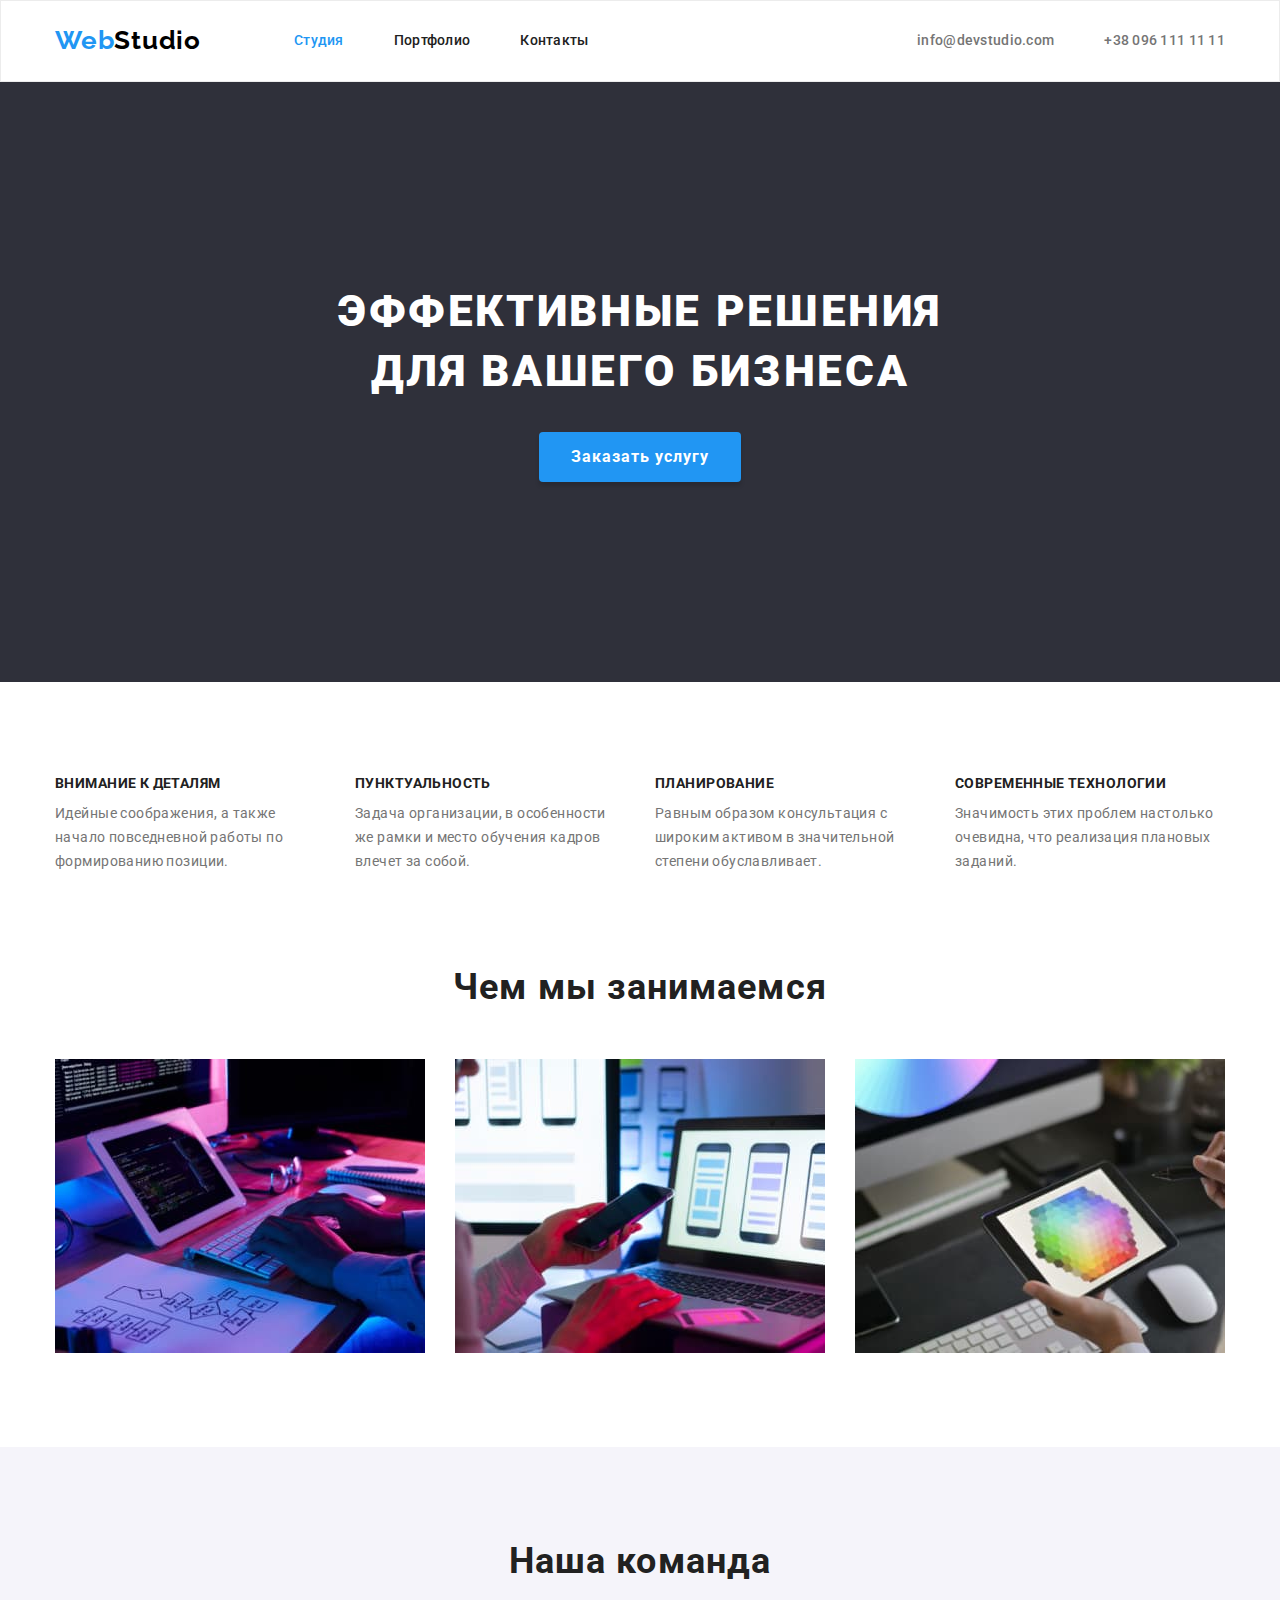
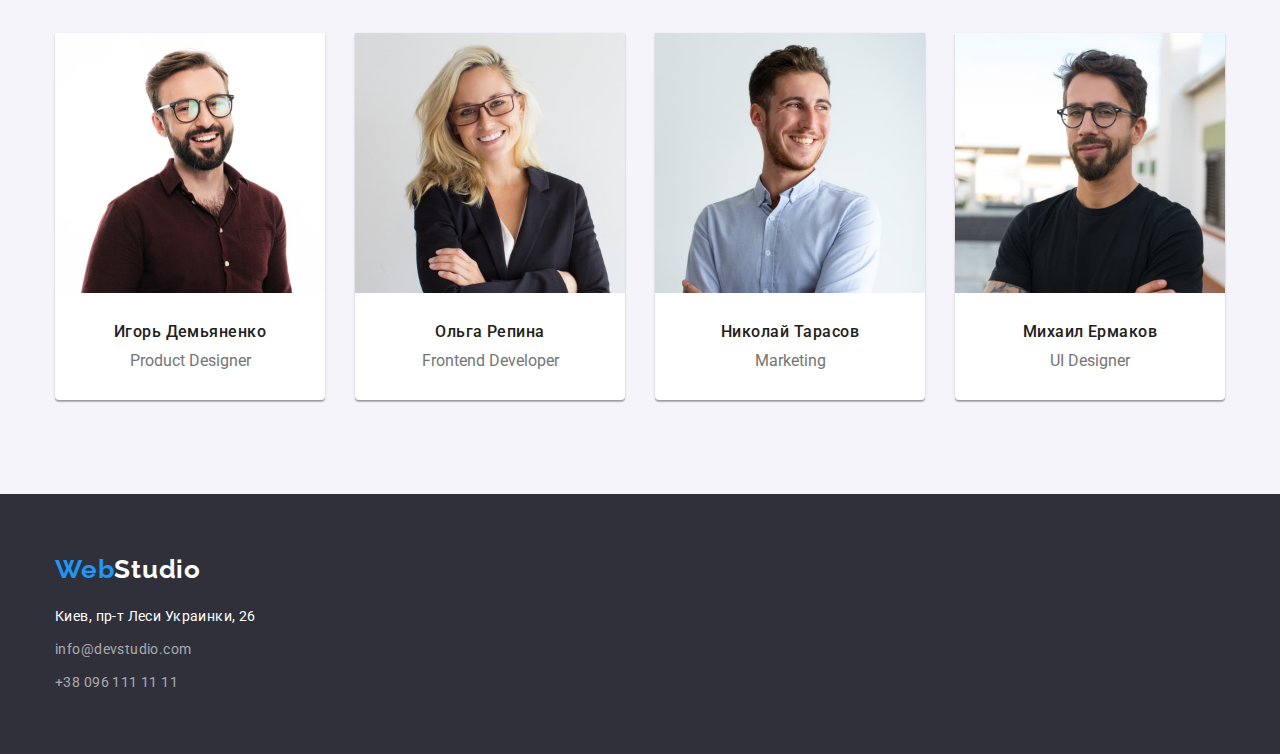
<file: index.html>
<!doctype html>
<html lang="ru">

<head>
    <meta charset="UTF-8">
    <meta http-equiv="X-UA-Compatible" content="IE=edge">
    <meta name="viewport" content="width=device-width, initial-scale=1.0">
    <title>WebStudio</title>
    <link rel="preconnect" href="https://fonts.googleapis.com">
    <link rel="preconnect" href="https://fonts.gstatic.com" crossorigin>
    <link href="https://fonts.googleapis.com/css2?family=Raleway:wght@700&family=Roboto:wght@400;500;700;900&display=swap"
        rel="stylesheet">
    <link rel="stylesheet" href="https://cdnjs.cloudflare.com/ajax/libs/modern-normalize/1.1.0/modern-normalize.min.css">
    <link rel="stylesheet" href="./css/styles.css">
</head>

<body>
    <header class="header">
        <div class="container container-flex">
        <a href="./index.html" class="logo">Web<span class="logo-black">Studio</span></a>
        <nav class="header-nav">
            <ul class="site-nav list">
                <li class="site-nav-item">
                    <a href="" class="header-nav-link current">Студия</a>
                </li>
                <li class="site-nav-item">
                    <a href="./portfolio.html" class="header-nav-link">Портфолио</a>
                </li>
                <li class="site-nav-item">
                    <a href="" class="header-nav-link">Контакты</a>
                </li>
            </ul>
        </nav>
        <ul class="cont-nav list">
            <li class="cont-nav-item">
                <a href="mailto:info@devstudio.com" class="nav-contact">info@devstudio.com</a>
            </li>
            <li class="cont-nav-item">
                <a href="tel:+380961111111" class="nav-contact">+38 096 111 11 11</a>
            </li>
        </ul>
        </div>
    </header>

    <main>
        <!--эффективные решения-->
        <section class="hero">
            <div class="container">
            <h1 class="hero-title">
                Эффективные решения для вашего бизнеса
            </h1>
            <button type="button" class="hero-button">Заказать услугу</button>
            </div>
        </section>

        <!-- Наши приимущества-->
        <section class="features section">
            <div class="container" >
            <h2 class="visually-hidden">Наши приимущества</h2>
            <ul class="features-items list features-flex">
                <li class="features-item-flex">
                    <h3 class="features-title">Внимание к деталям</h3>
                    <p class="features-content">Идейные соображения, а также начало повседневной работы по формированию позиции.</p>
                </li>
                <li class="features-item-flex">
                    <h3 class="features-title">Пунктуальность</h3>
                    <p class="features-content">Задача организации, в особенности же рамки и место обучения кадров влечет за собой.</p>
                </li>
                <li class="features-item-flex">
                    <h3 class="features-title">Планирование</h3>
                    <p class="features-content">Равным образом консультация с широким активом в значительной степени обуславливает.</p>
                </li>
                <li class="features-item-flex">
                    <h3 class="features-title">Современные технологии</h3>
                    <p class="features-content">Значимость этих проблем настолько очевидна, что реализация плановых заданий.</p>
                </li>
            </ul>
            </div>
        </section>


        <!--Чем мы занимаемся-->
        <section class="activity section">
            <div class="container">
            <h2 class="activity-title">Чем мы занимаемся</h2>
            <ul class="list activity-flex">
                <li><img src="./imeges/1.jpg" alt="разработка" width="370"></li>
                <li><img src="./imeges/2.jpg" alt="разработка мобильных приложений" width="370" /></li>
                <li><img src="./imeges/3.jpg" alt="разрабатываем дизайн" width="370" /></li>
            </ul>
            </div>
        </section>

        <!--Наша команда-->
        <section class="team section">
            <div class="container">
            <h2 class="team-title">Наша команда</h2>
            <ul class="list team-flex">
                <li class="team-item">
                    <img src="./imeges/myteam/Игорь-Демьяненко.jpg" alt="Product Designer" width="270" />
                    <div class="team-name-box">
                        <h3 class="team-name">Игорь Демьяненко</h3>
                        <p lang="eu" class="team-job-title">Product Designer</p>
                    </div>
                </li>
                <li class="team-item">
                    <img src="./imeges/myteam/Ольга-Репина.jpg" alt="Frontend Developer" width="270" />
                    <div class="team-name-box">
                        <h3 class="team-name">Ольга Репина</h3>
                        <p lang="eu" class="team-job-title">Frontend Developer</p>
                    </div>  
                </li>
                <li class="team-item">
                    <img src="./imeges/myteam/Николай-Тарасов.jpg" alt="Marketing" width="270" />
                        <div class="team-name-box">
                        <h3 class="team-name">Николай Тарасов</h3>
                    <p lang="eu" class="team-job-title">Marketing</p>
                    </div>
                </li>

                <li class="team-item">
                    <img src="./imeges/myteam/Михаил-Ермаков.jpg" alt="UI Designer" width="270" />
                    <div class="team-name-box">
                        <h3 class="team-name">Михаил Ермаков</h3>
                        <p lang="eu" class="team-job-title">UI Designer</p>
                    </div>
                </li>
            </ul>
            </div>
        </section>
    </main>
    <footer class="footer">
        <div class="container">
            <a href="./index.html" class="footer-logo"><span class="logo-blue">Web</span>Studio</a>
                <address class="footer-adress">
                    <ul class="footer-list list">
                    <li class="footer-item">
                        <a href="https://goo.gl/maps/DZzocXMzzJsJ8bnu5" target="_blank" rel="noopener noreferrer" class="adres-link"> Киев,
                        пр-т Леси Украинки, 26
                        </a>
                    </li>
                    <li class="footer-item">
                        <a href="mailto:info@devstudio.com" class="footer-mail">info@devstudio.com</a>
                    </li>
                    <li class="footer-item">
                        <a href="tel:+380961111111" class="footer-tel">+38 096 111 11 11</a>
                    </li>
                    </ul>
                </address>
        </div>
    </footer>
</body>

</html>
</file>
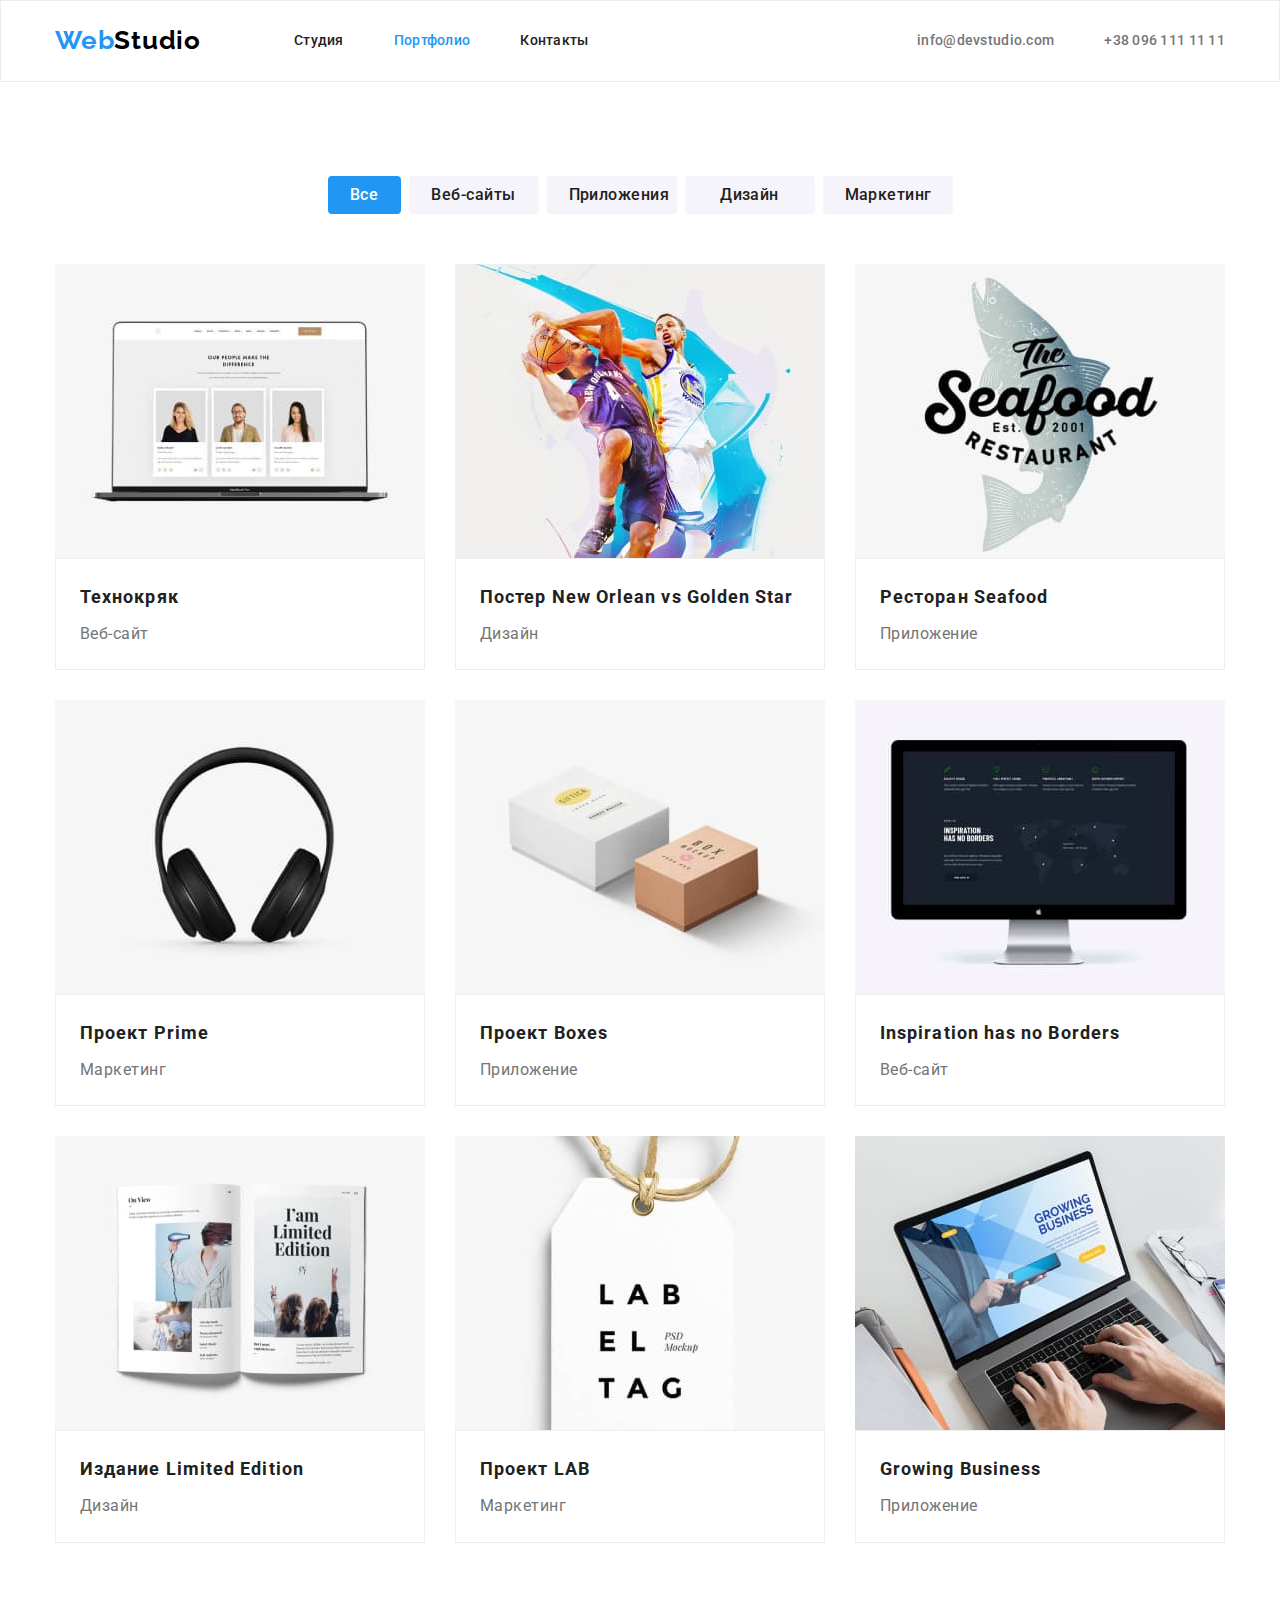
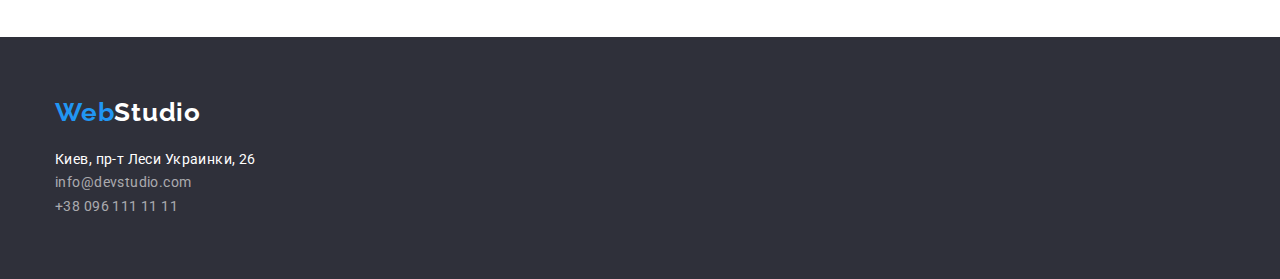
<file: portfolio.html>
<!DOCTYPE html>
<html lang="ru">

<head>
    <meta charset="UTF-8">
    <meta http-equiv="X-UA-Compatible" content="IE=edge">
    <meta name="viewport" content="width=device-width, initial-scale=1.0">
    <title>portfolio</title>
    <link rel="preconnect" href="https://fonts.googleapis.com">
    <link rel="preconnect" href="https://fonts.gstatic.com" crossorigin>
    <link
        href="https://fonts.googleapis.com/css2?family=Raleway:wght@700&family=Roboto:wght@400;500;700;900&display=swap"
        rel="stylesheet">
    <link rel="stylesheet" href="https://cdnjs.cloudflare.com/ajax/libs/modern-normalize/1.1.0/modern-normalize.min.css">
    <link rel="stylesheet" href="./css/styles.css">
</head>

<body>
    <header class="header">
        <div class="container container-flex">
            <a href="./index.html" class="logo">Web<span class="logo-black">Studio</span></a>
            <nav class="header-nav">
                <ul class="site-nav list">
                    <li class="site-nav-item">
                        <a href="./index.html" class="header-nav-link">Студия</a>
                    </li>
                    <li class="site-nav-item">
                        <a href="./portfolio.html" class="header-nav-link current">Портфолио</a>
                    </li>
                    <li class="site-nav-item">
                        <a href="" class="header-nav-link">Контакты</a>
                    </li>
                </ul>
            </nav>
            <ul class="cont-nav list">
                <li class="cont-nav-item">
                    <a href="mailto:info@devstudio.com" class="nav-contact">info@devstudio.com</a>
                </li>
                <li class="cont-nav-item">
                    <a href="tel:+380961111111" class="nav-contact">+38 096 111 11 11</a>
                </li>
            </ul>
        </div>
    </header>
    <main>
        <!-- Портфолио -->
        <section class="section">
            <div class="container">
            <h1 class="visually-hidden">Портфолио</h1>
            <ul class="list portfolio-btn-flex">
                <li><button type="button" class="portfolio-btn accent-btn">Все</button></li>
                <li><button type="button" class="portfolio-btn">Веб-сайты</button></li>
                <li><button type="button" class="portfolio-btn">Приложения</button></li>
                <li><button type="button" class="portfolio-btn">Дизайн</button></li>
                <li><button type="button" class="portfolio-btn">Маркетинг</button></li>
            </ul>

            
            <ul class="list work-list-flex">
                <li class="work-item">
                    <img src="./imeges/portfolio/1.jpg" alt="открытый ноутбук" width="370" class="work-imeges">
                    <div class="work-box"> 
                        <h2 class="works-title">Технокряк</h2>
                        <p class="works-text">Веб-сайт</p>
                    </div>
                </li>

                <li class="work-item">
                    <img src="./imeges/portfolio/2.jpg" alt="игра баскетбол" width="370" class="work-imeges">
                    <div  class="work-box"> 
                        <h2 class="works-title">Постер <span lang="en">New Orlean vs Golden Star</span></h2>
                        <p class="works-text">Дизайн</p>
                    </div>
                </li>

                <li class="work-item">
                    <img src="./imeges/portfolio/3.jpg" alt="лого ресторана" width="370" class="work-imeges">
                    <div  class="work-box"> 
                        <h2 class="works-title">Ресторан <span lang="en">Seafood</span></h2>
                        <p class="works-text">Приложение</p>
                    </div>
                </li>

                <li class="work-item">
                    <img src="./imeges/portfolio/4.jpg" alt="наушники" width="370" class="work-imeges">
                    <div  class="work-box"> 
                        <h2 class="works-title">Проект <span lang="en">Prime</span></h2>
                        <p class="works-text">Маркетинг</p>
                    </div>
                </li>

                <li class="work-item">
                    <img src="./imeges/portfolio/5.jpg" alt="коробочки" width="370" class="work-imeges">
                    <div  class="work-box"> 
                        <h2 class="works-title">Проект <span lang="en">Boxes</span></h2>
                        <p class="works-text">Приложение</p>
                    </div>
                </li>

                <li class="work-item">
                    <img src="./imeges/portfolio/6.jpg" alt="монитор" width="370" class="work-imeges">
                    <div class="work-box"> 
                        <h2 lang="en" class="works-title">Inspiration has no Borders</h2>
                        <p class="works-text">Веб-сайт</p>
                    </div>
                </li>

                <li class="work-item">
                    <img src="./imeges/portfolio/7.jpg" alt="открытая книга" width="370" class="work-imeges">
                    <div  class="work-box"> 
                        <h2 class="works-title">Издание <span lang="en">Limited Edition</span></h2>
                        <p class="works-text">Дизайн</p>
                    </div>
                </li>

                <li class="work-item">
                    <img src="./imeges/portfolio/8.jpg" alt="бирка" width="370" class="work-imeges">
                    <div class="work-box"> 
                        <h2 class="works-title">Проект <span lang="en">LAB</span></h2>
                        <p class="works-text">Маркетинг</p>
                    </div>
                </li>

                <li class="work-item">
                    <img src="./imeges/portfolio/9.jpg" alt="работает в ноутбуке" width="370" class="work-imeges">
                    <div  class="work-box"> 
                        <h2 class="works-title" lang="en">Growing Business</h2>
                        <p class="works-text">Приложение</p>
                    </div>
                </li>
            </ul>
            </div>
        </section>
    </main>
    <footer class="footer">
        <div class="container">
            <a href="./index.html" class="footer-logo"><span class="logo-blue">Web</span>Studio</a>
            <address class="footer-adress">
                <ul class="footer-list list">
                    <li>
                        <a href="https://goo.gl/maps/DZzocXMzzJsJ8bnu5" target="_blank" rel="noopener noreferrer"
                            class="adres-link"> Киев,
                            пр-т Леси Украинки, 26
                        </a>
                    </li>
                    <li>
                        <a href="mailto:info@devstudio.com" class="footer-mail">info@devstudio.com</a>
                    </li>
                    <li>
                        <a href="tel:+380961111111" class="footer-tel">+38 096 111 11 11</a>
                    </li>
                </ul>
            </address>
        </div>
    </footer>
</body>

</html>
</file>
<file: css/styles.css>
:root {
	--first-color:#757575;
	--second-color:#212121;
	--additional-color:#FFFFFF;
	--accent-color:#2196f3;
	--logo-color: #000000;
	--background-color-h-f: #2F303A;
	--hero-button-hover: #188CE8;
	--background-color-team: #F5F4FA;
	--tel-mail-color: rgba(255, 255, 255, 0.6);
	--header-border-color:#ECECEC;
	--portfolio-border-color: #EEEEEE;
	}

	h1,h2,h3,h4,h5,h6,p,ul {
		margin: 0;
	}
	img {
		display: block;
		max-width: 100%;
		height: auto;
	}

.container {
	width: 100%;
	max-width: 1200px;
	margin-left: auto;
	margin-right: auto;
	padding-left: 15px;
	padding-right: 15px;
	/* outline: 3px solid red; */
}

.container-flex {
display: flex;
align-items: center;
}

.section {
	padding-top: 94px;
	padding-bottom: 94px;
}


/* -------BODY------- */
body {
	color:var(--first-color);
	font-family: Roboto, sans-serif;
	background-color: var(--additional-color);
}

/* -------ШАПКА------- */

.header {
border: 1px solid var(--header-border-color);
}

.header-nav {
	margin-right: auto;
}

.site-nav {
	display: flex;
	padding-left: 0px;
}

.site-nav-item:not(:last-child) {
	margin-right: 50px;
}

.header-nav-link {
	text-decoration: none;
	font-weight: 500;
	font-size: 14px;
	line-height: 1.14;
	letter-spacing: 0.02em;
	color:var(--second-color);

	display: block;
	padding-top: 32px;
	padding-bottom: 32px;
}

.header-nav-link:hover {
	color: var(--accent-color);
}

.header-nav-link:focus {
	color: var(--accent-color);
	background-color: var(--additional-color);
}

.current {
	color: var(--accent-color);
}

/* -------НАВИГАЦИЯ-КОНТАКТЫ------- */
.cont-nav {
	display: flex;
	padding-left: 0px;
}

.cont-nav-item:not(:last-child) {
	margin-right: 50px;
}

.nav-contact {
	text-decoration: none;
	font-weight: 500;
	font-size: 14px;
	line-height: 1.14;
	letter-spacing: 0.02em;
	color:var(--first-color);

	display: block;
	padding-top: 32px;
	padding-bottom: 32px;
}

.nav-contact:hover {
	color: var(--accent-color);
}
.nav-contact:focus {
	color: var(--accent-color);
	background-color: var(--additional-color);
}


.logo {
	color: var(--accent-color);
	text-decoration: none;
	font-family: Raleway, sans-serif;
	font-weight: 700;
	font-size: 26px;
	line-height: 1.19;
	letter-spacing: 0.03em;
	display: block;

	margin-left: 0px;
	margin-right: 93px;
	padding-top: 24px;
	padding-bottom: 25px;
}
.logo-black {
	color: var(--logo-color);
}
.logo:focus {
	color: var(--accent-color);
	background-color: var(--additional-color);
}


/* -------ГЕРОЙ------- */
.hero {
	background-color: var(--background-color-h-f);
	padding: 200px 0px;
	text-align: center;

}
.hero-title {
	font-weight: 900;
	font-size: 44px;
	line-height: 1.36;
	letter-spacing: 0.06em;
	text-transform: uppercase;
	color: var(--additional-color);

	width: 696px;
	margin-left: auto;
	margin-right: auto;
	margin-bottom: 30px;

}
.hero-button {
	background-color: var(--accent-color);
	font-family: 'Roboto',sans-serif;
	font-weight: 700;
	font-size: 16px;
	line-height: 1.9;
	align-items: center;
	text-align: center;
	letter-spacing: 0.06em;
	cursor: pointer;
	border-radius: 4px;
	color: var(--additional-color);

	padding: 10px 32px;
	margin-left: auto;
	margin-right: auto;
	min-width: 200px;
	box-shadow: 0px 4px 4px rgba(0, 0, 0, 0.15);
	text-align: center;
	border: 0px;
}
.hero-button:hover {
	background-color: var(--hero-button-hover);
}
/* -------НАШИ ПРИУМУЩЕСТВА------- */

.features-title {
	font-size: 14px;
	line-height: 1.14;
	letter-spacing: 0.03em;
	text-transform: uppercase;
	color: var(--second-color);
	margin-bottom: 10px;
}

.features-items {
	padding: 0px;
}

.features-flex {
	display: flex;
	gap: 30px;
}

.features-item-flex {
	flex-basis: calc((100% - 3 * 30px) / 4);
}

.features-content {
	font-size: 14px;
	line-height: 1.7;
	letter-spacing: 0.03em;
}


/* -------ЧЕМ МЫ ЗАНИМАЕМСЯ------- */
.activity {
	padding-top: 0px;
}

.activity-title {
	font-size: 36px;
	line-height: 1.16;
	letter-spacing: 0.03em;
	color: var(--second-color);

	text-align: center;
	margin-bottom: 50px;
}

.activity-flex {
display: flex;
gap: 30px;
padding-left: 0px;
}


/* -------НАША КОМАНДА------- */
.team {
	background-color: var(--background-color-team);
	
}
.team-title {
	font-size: 36px;
	line-height: 1.16;
	letter-spacing: 0.03em;
	color: var(--second-color);

	text-align: center;
	margin-bottom: 50px;
}

.team-item {
	background-color: var(--additional-color);

	text-align: center;
	box-shadow: 0px 1px 3px rgba(0, 0, 0, 0.12), 0px 1px 1px rgba(0, 0, 0, 0.14), 0px 2px 1px rgba(0, 0, 0, 0.2);
	border-radius: 0px 0px 4px 4px;
}

.team-flex {
	display: flex;
	gap: 30px;
	padding-left: 0px;

}

.team-name {
	font-weight: 500;
	font-size: 16px;
	line-height: 1.18;
	letter-spacing: 0.03em;
	color: var(--second-color);

	margin-bottom: 10px;
}

.team-name-box {
	padding-top: 30px;
	padding-bottom: 30px;
}

.team-job-title {
	
}

/* -------FOOTER------- */
.footer {
	background-color: var(--background-color-h-f);
	padding-top: 60px;
	padding-bottom: 60px;
}

.footer-adress {
	font-style: normal;
}
.footer-list {
	padding-left: 0px;
	
}

.footer-logo {
	color: var(--additional-color);
	text-decoration: none;
	font-family: 'Raleway', sans-serif;
	font-weight: 700;
	font-size: 26px;
	line-height: 1.19;
	letter-spacing: 0.03em;

	display: inline-block;
	margin-bottom: 20px;
}

.footer-logo:focus {
	color: var(--accent-color);
	background-color: transparent
}


.logo-blue {
	color: var(--accent-color);
}

.adres-link {
	text-decoration: none;
    font-size: 14px;
    line-height: 1.7;
    letter-spacing: 0.03em;
	color: var(--additional-color);

	display: inline-block;
}

.footer-item {
	margin-bottom: 9px;
}
.footer-item:last-child {
	margin-bottom: 0px;
}

.adres-link:focus {
	color: var(--accent-color);
	background-color: transparent
}


.footer-tel, .footer-mail {
	text-decoration: none;
	font-size: 14px;
	line-height: 1.7;
	letter-spacing: 0.03em;
	color: var(--tel-mail-color);
}

.footer-mail:focus {
	color: var(--accent-color);
	background-color: transparent
}

.footer-tel:focus {
	color: var(--accent-color);
	background-color: transparent
}


.footer-mail {
	display: inline-block;

}

.footer-list:hover {
	color: var(--accent-color);
}
/* -------ПОРТФОЛИО СПИСОК КНОПОК------- */

.portfolio-btn {
background-color: var(--background-color-team);
font-weight: 500;
width: 130px;
font-size: 16px;
line-height: 1.6;
letter-spacing: 0.03em;
cursor: pointer;
border: 0px;
border-radius: 4px;
color: var(--second-color);

padding: 6px 22px;
}

.portfolio-btn-flex {
	display: flex;
	gap: 8px;
	margin-left: auto;
	margin-right: auto;
	margin-bottom: 50px ;
	justify-content: center;
	padding: 0px;
}


.accent-btn {
	background-color: var(--accent-color);
	color: var(--additional-color);
	width: 73px;
}


.portfolio-btn
:hover,
:focus {
	background-color: var(--accent-color);
	color: var(--additional-color);
}

/* -------НАШИ РАБОТЫ------- */

.work-list-flex {
	display: flex;
	flex-wrap: wrap;
	padding: 0px;
	gap: 30px;
}

.works-title {
font-size: 18px;
line-height: 2;
letter-spacing: 0.06em;
color: var(--second-color);

margin-bottom: 4px;
}

.work-imeges {

}
.work-box {
	padding-top: 20px;
	padding-bottom: 20px;
	padding-left: 24px;
	/* padding-right: 24px; */
	border: 1px solid var(--portfolio-border-color);
}

.works-text {
	font-size: 16px;
	line-height: 1.9;
	letter-spacing: 0.03em;
}
.work-item {
background: var(--additional-color);


flex-basis: calc((100% - 2 * 30px) / 3);
}

/* скрывает заголовок */
.visually-hidden {
	position: absolute;
	width: 1px;
	height: 1px;
	margin: -1px;
	border: 0;
	padding: 0;
	white-space: nowrap;
	clip-path: inset(100%);
	clip: rect(0 0 0 0);
	overflow: hidden;
}
/* убирает точки в списках */
.list {
	list-style: none;
}



/* основной цвет текста # 757575 */
/* дополнительный цвет текста # 212121 */
/* цвет текста заголовка # FFFFFF */
/* акцент # 2196F3 */
/* цвет лого шапка # 2196F3 + # 000000  */
/* цвет лого подвал # 2196F3 + # FFFFFF  */
/* цвет фона шапки #FFFFFF  */
/* hover кнопки "заказать услуги" # 188CE8*/
</file>
